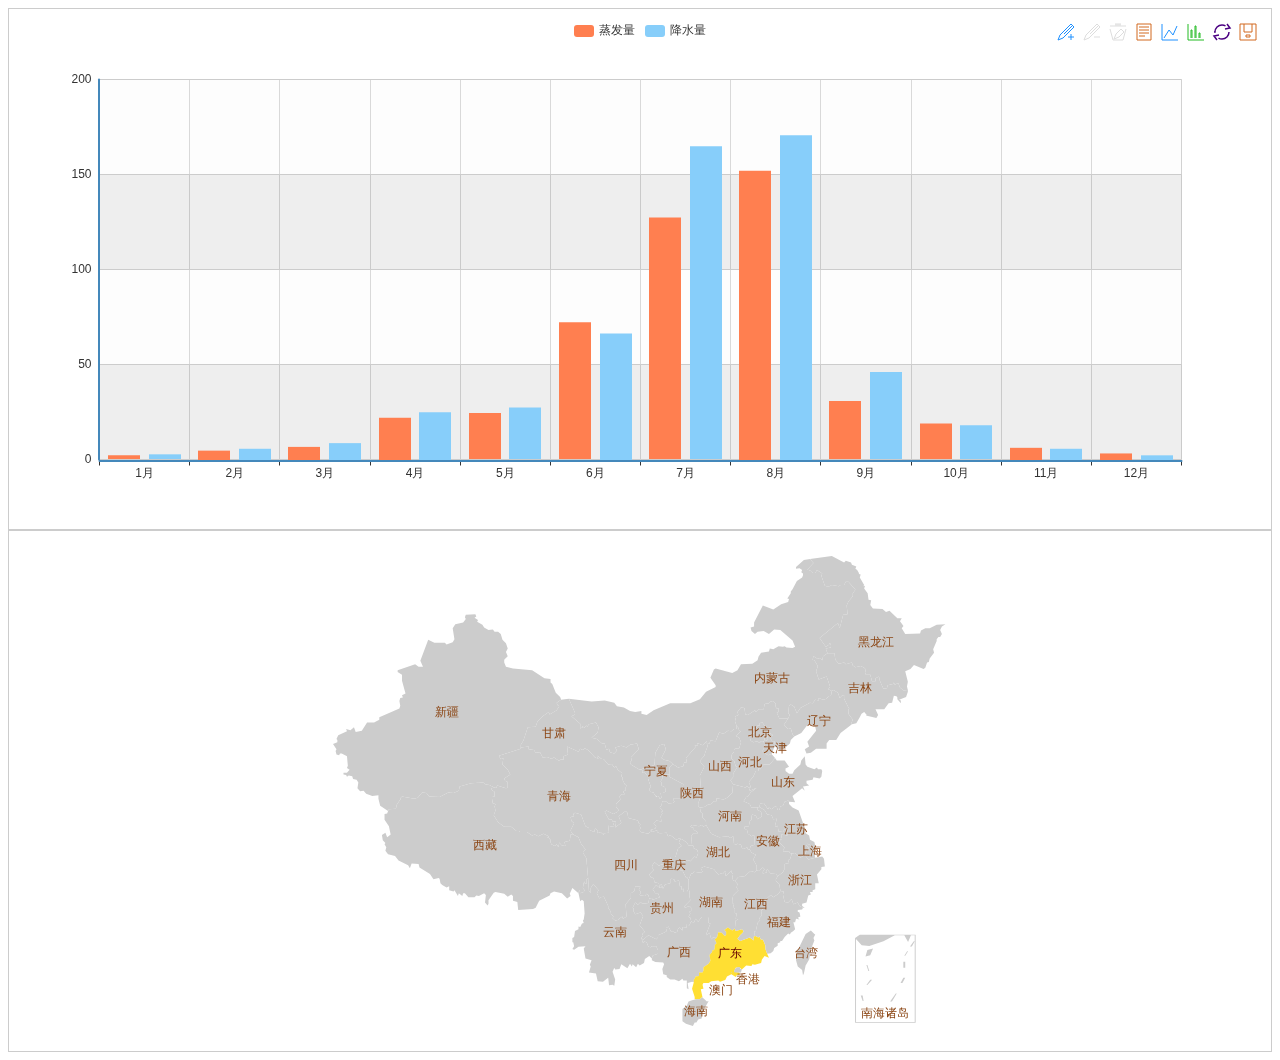
<file: echarts-demo/src/main/resources/static/libs/echarts/www/index.html>
﻿<!DOCTYPE html>
<html lang="en">
<head>
    <meta charset="utf-8">
    <title>ECharts</title>
</head>

<body>
    <!--Step:1 Prepare a dom for ECharts which (must) has size (width & hight)-->
    <!--Step:1 为ECharts准备一个具备大小（宽高）的Dom-->
    <div id="main" style="height:500px;border:1px solid #ccc;padding:10px;"></div>
    <div id="mainMap" style="height:500px;border:1px solid #ccc;padding:10px;"></div>
    
    <!--Step:2 Import echarts.js-->
    <!--Step:2 引入echarts.js-->
    <script src="js/echarts.js"></script>
    
    <script type="text/javascript">
    // Step:3 conifg ECharts's path, link to echarts.js from current page.
    // Step:3 为模块加载器配置echarts的路径，从当前页面链接到echarts.js，定义所需图表路径
    require.config({
        paths: {
            echarts: './js'
        }
    });
    
    // Step:4 require echarts and use it in the callback.
    // Step:4 动态加载echarts然后在回调函数中开始使用，注意保持按需加载结构定义图表路径
    require(
        [
            'echarts',
            'echarts/chart/bar',
            'echarts/chart/line',
            'echarts/chart/map'
        ],
        function (ec) {
            //--- 折柱 ---
            var myChart = ec.init(document.getElementById('main'));
            myChart.setOption({
                tooltip : {
                    trigger: 'axis'
                },
                legend: {
                    data:['蒸发量','降水量']
                },
                toolbox: {
                    show : true,
                    feature : {
                        mark : {show: true},
                        dataView : {show: true, readOnly: false},
                        magicType : {show: true, type: ['line', 'bar']},
                        restore : {show: true},
                        saveAsImage : {show: true}
                    }
                },
                calculable : true,
                xAxis : [
                    {
                        type : 'category',
                        data : ['1月','2月','3月','4月','5月','6月','7月','8月','9月','10月','11月','12月']
                    }
                ],
                yAxis : [
                    {
                        type : 'value',
                        splitArea : {show : true}
                    }
                ],
                series : [
                    {
                        name:'蒸发量',
                        type:'bar',
                        data:[2.0, 4.9, 7.0, 23.2, 25.6, 76.7, 135.6, 162.2, 32.6, 20.0, 6.4, 3.3]
                    },
                    {
                        name:'降水量',
                        type:'bar',
                        data:[2.6, 5.9, 9.0, 26.4, 28.7, 70.7, 175.6, 182.2, 48.7, 18.8, 6.0, 2.3]
                    }
                ]
            });
            
            // --- 地图 ---
            var myChart2 = ec.init(document.getElementById('mainMap'));
            myChart2.setOption({
                tooltip : {
                    trigger: 'item',
                    formatter: '{b}'
                },
                series : [
                    {
                        name: '中国',
                        type: 'map',
                        mapType: 'china',
                        selectedMode : 'multiple',
                        itemStyle:{
                            normal:{label:{show:true}},
                            emphasis:{label:{show:true}}
                        },
                        data:[
                            {name:'广东',selected:true}
                        ]
                    }
                ]
            });
        }
    );
    </script>
</body>
</html>
</file>
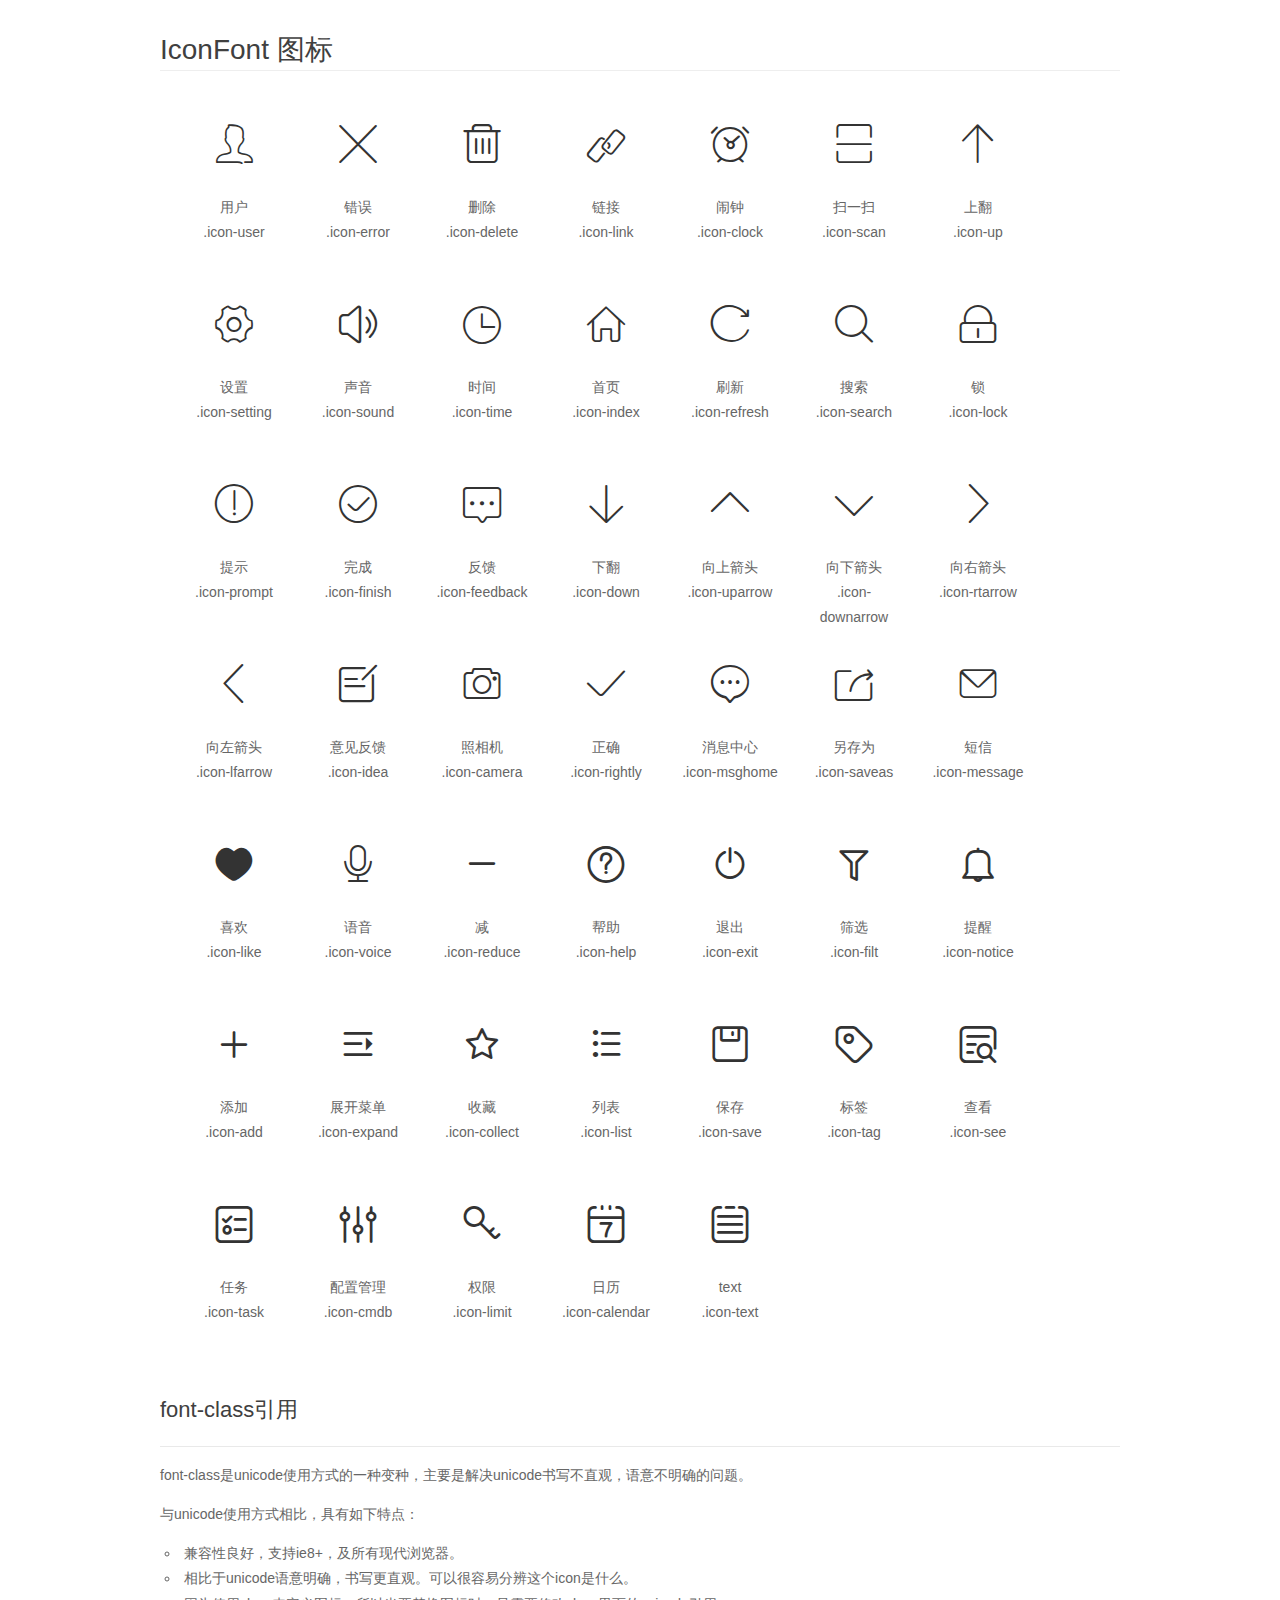
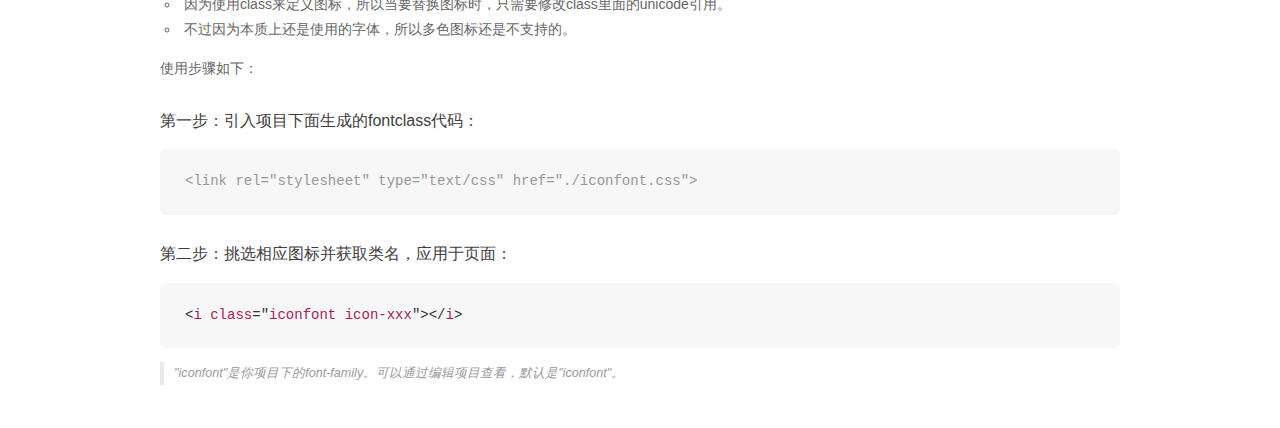
<file: echarts-demo/src/main/resources/static/libs/font-welkin/demo_fontclass.html>
<!DOCTYPE html>
<html>
<head>
    <meta charset="utf-8"/>
    <title>IconFont</title>
    <link rel="stylesheet" href="css/demo.css">
    <link rel="stylesheet" href="css/iconfont.css">
</head>
<body>
    <div class="main markdown">
        <h1>IconFont 图标</h1>
        <ul class="icon_lists clear">
            
                <li>
                <i class="icon iconfont icon-user"></i>
                    <div class="name">用户</div>
                    <div class="fontclass">.icon-user</div>
                </li>
            
                <li>
                <i class="icon iconfont icon-error"></i>
                    <div class="name">错误</div>
                    <div class="fontclass">.icon-error</div>
                </li>
            
                <li>
                <i class="icon iconfont icon-delete"></i>
                    <div class="name">删除</div>
                    <div class="fontclass">.icon-delete</div>
                </li>
            
                <li>
                <i class="icon iconfont icon-link"></i>
                    <div class="name">链接</div>
                    <div class="fontclass">.icon-link</div>
                </li>
            
                <li>
                <i class="icon iconfont icon-clock"></i>
                    <div class="name">闹钟</div>
                    <div class="fontclass">.icon-clock</div>
                </li>
            
                <li>
                <i class="icon iconfont icon-scan"></i>
                    <div class="name">扫一扫</div>
                    <div class="fontclass">.icon-scan</div>
                </li>
            
                <li>
                <i class="icon iconfont icon-up"></i>
                    <div class="name">上翻</div>
                    <div class="fontclass">.icon-up</div>
                </li>
            
                <li>
                <i class="icon iconfont icon-setting"></i>
                    <div class="name">设置</div>
                    <div class="fontclass">.icon-setting</div>
                </li>
            
                <li>
                <i class="icon iconfont icon-sound"></i>
                    <div class="name">声音</div>
                    <div class="fontclass">.icon-sound</div>
                </li>
            
                <li>
                <i class="icon iconfont icon-time"></i>
                    <div class="name">时间</div>
                    <div class="fontclass">.icon-time</div>
                </li>
            
                <li>
                <i class="icon iconfont icon-index"></i>
                    <div class="name">首页</div>
                    <div class="fontclass">.icon-index</div>
                </li>
            
                <li>
                <i class="icon iconfont icon-refresh"></i>
                    <div class="name">刷新</div>
                    <div class="fontclass">.icon-refresh</div>
                </li>
            
                <li>
                <i class="icon iconfont icon-search"></i>
                    <div class="name">搜索</div>
                    <div class="fontclass">.icon-search</div>
                </li>
            
                <li>
                <i class="icon iconfont icon-lock"></i>
                    <div class="name">锁</div>
                    <div class="fontclass">.icon-lock</div>
                </li>
            
                <li>
                <i class="icon iconfont icon-prompt"></i>
                    <div class="name">提示</div>
                    <div class="fontclass">.icon-prompt</div>
                </li>
            
                <li>
                <i class="icon iconfont icon-finish"></i>
                    <div class="name">完成</div>
                    <div class="fontclass">.icon-finish</div>
                </li>
            
                <li>
                <i class="icon iconfont icon-feedback"></i>
                    <div class="name">反馈</div>
                    <div class="fontclass">.icon-feedback</div>
                </li>
            
                <li>
                <i class="icon iconfont icon-down"></i>
                    <div class="name">下翻</div>
                    <div class="fontclass">.icon-down</div>
                </li>
            
                <li>
                <i class="icon iconfont icon-uparrow"></i>
                    <div class="name">向上箭头</div>
                    <div class="fontclass">.icon-uparrow</div>
                </li>
            
                <li>
                <i class="icon iconfont icon-downarrow"></i>
                    <div class="name">向下箭头</div>
                    <div class="fontclass">.icon-downarrow</div>
                </li>
            
                <li>
                <i class="icon iconfont icon-rtarrow"></i>
                    <div class="name">向右箭头</div>
                    <div class="fontclass">.icon-rtarrow</div>
                </li>
            
                <li>
                <i class="icon iconfont icon-lfarrow"></i>
                    <div class="name">向左箭头</div>
                    <div class="fontclass">.icon-lfarrow</div>
                </li>
            
                <li>
                <i class="icon iconfont icon-idea"></i>
                    <div class="name">意见反馈</div>
                    <div class="fontclass">.icon-idea</div>
                </li>
            
                <li>
                <i class="icon iconfont icon-camera"></i>
                    <div class="name">照相机</div>
                    <div class="fontclass">.icon-camera</div>
                </li>
            
                <li>
                <i class="icon iconfont icon-rightly"></i>
                    <div class="name">正确</div>
                    <div class="fontclass">.icon-rightly</div>
                </li>
            
                <li>
                <i class="icon iconfont icon-msghome"></i>
                    <div class="name">消息中心</div>
                    <div class="fontclass">.icon-msghome</div>
                </li>
            
                <li>
                <i class="icon iconfont icon-saveas"></i>
                    <div class="name">另存为</div>
                    <div class="fontclass">.icon-saveas</div>
                </li>
            
                <li>
                <i class="icon iconfont icon-message"></i>
                    <div class="name">短信</div>
                    <div class="fontclass">.icon-message</div>
                </li>
            
                <li>
                <i class="icon iconfont icon-like"></i>
                    <div class="name">喜欢</div>
                    <div class="fontclass">.icon-like</div>
                </li>
            
                <li>
                <i class="icon iconfont icon-voice"></i>
                    <div class="name">语音</div>
                    <div class="fontclass">.icon-voice</div>
                </li>
            
                <li>
                <i class="icon iconfont icon-reduce"></i>
                    <div class="name">减</div>
                    <div class="fontclass">.icon-reduce</div>
                </li>
            
                <li>
                <i class="icon iconfont icon-help"></i>
                    <div class="name">帮助</div>
                    <div class="fontclass">.icon-help</div>
                </li>
            
                <li>
                <i class="icon iconfont icon-exit"></i>
                    <div class="name">退出</div>
                    <div class="fontclass">.icon-exit</div>
                </li>
            
                <li>
                <i class="icon iconfont icon-filt"></i>
                    <div class="name">筛选</div>
                    <div class="fontclass">.icon-filt</div>
                </li>
            
                <li>
                <i class="icon iconfont icon-notice"></i>
                    <div class="name">提醒</div>
                    <div class="fontclass">.icon-notice</div>
                </li>
            
                <li>
                <i class="icon iconfont icon-add"></i>
                    <div class="name">添加</div>
                    <div class="fontclass">.icon-add</div>
                </li>
            
                <li>
                <i class="icon iconfont icon-expand"></i>
                    <div class="name">展开菜单</div>
                    <div class="fontclass">.icon-expand</div>
                </li>
            
                <li>
                <i class="icon iconfont icon-collect"></i>
                    <div class="name">收藏</div>
                    <div class="fontclass">.icon-collect</div>
                </li>
            
                <li>
                <i class="icon iconfont icon-list"></i>
                    <div class="name">列表</div>
                    <div class="fontclass">.icon-list</div>
                </li>
            
                <li>
                <i class="icon iconfont icon-save"></i>
                    <div class="name">保存</div>
                    <div class="fontclass">.icon-save</div>
                </li>
            
                <li>
                <i class="icon iconfont icon-tag"></i>
                    <div class="name">标签</div>
                    <div class="fontclass">.icon-tag</div>
                </li>
            
                <li>
                <i class="icon iconfont icon-see"></i>
                    <div class="name">查看</div>
                    <div class="fontclass">.icon-see</div>
                </li>
            
                <li>
                <i class="icon iconfont icon-task"></i>
                    <div class="name">任务</div>
                    <div class="fontclass">.icon-task</div>
                </li>
            
                <li>
                <i class="icon iconfont icon-cmdb"></i>
                    <div class="name">配置管理</div>
                    <div class="fontclass">.icon-cmdb</div>
                </li>
            
                <li>
                <i class="icon iconfont icon-limit"></i>
                    <div class="name">权限</div>
                    <div class="fontclass">.icon-limit</div>
                </li>
            
                <li>
                <i class="icon iconfont icon-calendar"></i>
                    <div class="name">日历</div>
                    <div class="fontclass">.icon-calendar</div>
                </li>
            
                <li>
                <i class="icon iconfont icon-text"></i>
                    <div class="name">text</div>
                    <div class="fontclass">.icon-text</div>
                </li>
            
        </ul>

        <h2 id="font-class-">font-class引用</h2>
        <hr>

        <p>font-class是unicode使用方式的一种变种，主要是解决unicode书写不直观，语意不明确的问题。</p>
        <p>与unicode使用方式相比，具有如下特点：</p>
        <ul>
        <li>兼容性良好，支持ie8+，及所有现代浏览器。</li>
        <li>相比于unicode语意明确，书写更直观。可以很容易分辨这个icon是什么。</li>
        <li>因为使用class来定义图标，所以当要替换图标时，只需要修改class里面的unicode引用。</li>
        <li>不过因为本质上还是使用的字体，所以多色图标还是不支持的。</li>
        </ul>
        <p>使用步骤如下：</p>
        <h3 id="-fontclass-">第一步：引入项目下面生成的fontclass代码：</h3>


        <pre><code class="lang-js hljs javascript"><span class="hljs-comment">&lt;link rel="stylesheet" type="text/css" href="./iconfont.css"&gt;</span></code></pre>
        <h3 id="-">第二步：挑选相应图标并获取类名，应用于页面：</h3>
        <pre><code class="lang-css hljs">&lt;<span class="hljs-selector-tag">i</span> <span class="hljs-selector-tag">class</span>="<span class="hljs-selector-tag">iconfont</span> <span class="hljs-selector-tag">icon-xxx</span>"&gt;&lt;/<span class="hljs-selector-tag">i</span>&gt;</code></pre>
        <blockquote>
        <p>"iconfont"是你项目下的font-family。可以通过编辑项目查看，默认是"iconfont"。</p>
        </blockquote>
    </div>
</body>
</html>
</file>
<file: echarts-demo/src/main/resources/static/libs/font-welkin/css/iconfont.css>
@font-face {font-family: "iconfont";
  src: url('../font-face/iconfont.eot?t=1481698628977'); /* IE9*/
  src: url('../font-face/iconfont.eot?t=1481698628977#iefix') format('embedded-opentype'), /* IE6-IE8 */
  url('../font-face/iconfont.woff?t=1481698628977') format('woff'), /* chrome, firefox */
  url('../font-face/iconfont.ttf?t=1481698628977') format('truetype'), /* chrome, firefox, opera, Safari, Android, iOS 4.2+*/
  url('../font-face/iconfont.svg?t=1481698628977#iconfont') format('svg'); /* iOS 4.1- */
}

.iconfont {
  font-family:"iconfont" !important;
  font-size:16px;
  font-style:normal;
  -webkit-font-smoothing: antialiased;
  -moz-osx-font-smoothing: grayscale;
}

.icon-user:before { content: "\e633"; }

.icon-error:before { content: "\e641"; }

.icon-delete:before { content: "\e645"; }

.icon-link:before { content: "\e646"; }

.icon-clock:before { content: "\e648"; }

.icon-scan:before { content: "\e649"; }

.icon-up:before { content: "\e64a"; }

.icon-setting:before { content: "\e64b"; }

.icon-sound:before { content: "\e64c"; }

.icon-time:before { content: "\e64d"; }

.icon-index:before { content: "\e64f"; }

.icon-refresh:before { content: "\e650"; }

.icon-search:before { content: "\e651"; }

.icon-lock:before { content: "\e652"; }

.icon-prompt:before { content: "\e653"; }

.icon-finish:before { content: "\e654"; }

.icon-feedback:before { content: "\e656"; }

.icon-down:before { content: "\e65b"; }

.icon-uparrow:before { content: "\e65d"; }

.icon-downarrow:before { content: "\e65e"; }

.icon-rtarrow:before { content: "\e65f"; }

.icon-lfarrow:before { content: "\e660"; }

.icon-idea:before { content: "\e662"; }

.icon-camera:before { content: "\e663"; }

.icon-rightly:before { content: "\e664"; }

.icon-msghome:before { content: "\e665"; }

.icon-saveas:before { content: "\e666"; }

.icon-message:before { content: "\e647"; }

.icon-like:before { content: "\e684"; }

.icon-voice:before { content: "\e687"; }

.icon-reduce:before { content: "\e620"; }

.icon-help:before { content: "\e621"; }

.icon-exit:before { content: "\e622"; }

.icon-filt:before { content: "\e623"; }

.icon-notice:before { content: "\e624"; }

.icon-add:before { content: "\e625"; }

.icon-expand:before { content: "\e626"; }

.icon-collect:before { content: "\e62a"; }

.icon-list:before { content: "\e62d"; }

.icon-save:before { content: "\e63b"; }

.icon-tag:before { content: "\e63d"; }

.icon-see:before { content: "\e63e"; }

.icon-task:before { content: "\e63f"; }

.icon-cmdb:before { content: "\e640"; }

.icon-limit:before { content: "\e642"; }

.icon-calendar:before { content: "\e643"; }

.icon-text:before { content: "\e64e"; }
</file>
<file: echarts-demo/src/main/resources/static/libs/font-welkin/css/demo.css>
*{margin: 0;padding: 0;list-style: none;}
/*
KISSY CSS Reset
理念：1. reset 的目的不是清除浏览器的默认样式，这仅是部分工作。清除和重置是紧密不可分的。
2. reset 的目的不是让默认样式在所有浏览器下一致，而是减少默认样式有可能带来的问题。
3. reset 期望提供一套普适通用的基础样式。但没有银弹，推荐根据具体需求，裁剪和修改后再使用。
特色：1. 适应中文；2. 基于最新主流浏览器。
维护：玉伯<lifesinger@gmail.com>, 正淳<ragecarrier@gmail.com>
 */

/** 清除内外边距 **/
body, h1, h2, h3, h4, h5, h6, hr, p, blockquote, /* structural elements 结构元素 */
dl, dt, dd, ul, ol, li, /* list elements 列表元素 */
pre, /* text formatting elements 文本格式元素 */
form, fieldset, legend, button, input, textarea, /* form elements 表单元素 */
th, td /* table elements 表格元素 */ {
  margin: 0;
  padding: 0;
}

/** 设置默认字体 **/
body,
button, input, select, textarea /* for ie */ {
  font: 12px/1.5 tahoma, arial, \5b8b\4f53, sans-serif;
}
h1, h2, h3, h4, h5, h6 { font-size: 100%; }
address, cite, dfn, em, var { font-style: normal; } /* 将斜体扶正 */
code, kbd, pre, samp { font-family: courier new, courier, monospace; } /* 统一等宽字体 */
small { font-size: 12px; } /* 小于 12px 的中文很难阅读，让 small 正常化 */

/** 重置列表元素 **/
ul, ol { list-style: none; }

/** 重置文本格式元素 **/
a { text-decoration: none; }
a:hover { text-decoration: underline; }


/** 重置表单元素 **/
legend { color: #000; } /* for ie6 */
fieldset, img { border: 0; } /* img 搭车：让链接里的 img 无边框 */
button, input, select, textarea { font-size: 100%; } /* 使得表单元素在 ie 下能继承字体大小 */
/* 注：optgroup 无法扶正 */

/** 重置表格元素 **/
table { border-collapse: collapse; border-spacing: 0; }

/* 清除浮动 */
.ks-clear:after, .clear:after {
  content: '\20';
  display: block;
  height: 0;
  clear: both;
}
.ks-clear, .clear {
  *zoom: 1;
}

.main {
  padding: 30px 100px;
width: 960px;
margin: 0 auto;
}
.main h1{font-size:36px; color:#333; text-align:left;margin-bottom:30px; border-bottom: 1px solid #eee;}

.helps{margin-top:40px;}
.helps pre{
  padding:20px;
  margin:10px 0;
  border:solid 1px #e7e1cd;
  background-color: #fffdef;
  overflow: auto;
}

.icon_lists{
  width: 100% !important;

}

.icon_lists li{
  float:left;
  width: 100px;
  height:180px;
  text-align: center;
  list-style: none !important;
}
.icon_lists .icon{
  font-size: 42px;
  line-height: 100px;
  margin: 10px 0;
  color:#333;
  -webkit-transition: font-size 0.25s ease-out 0s;
  -moz-transition: font-size 0.25s ease-out 0s;
  transition: font-size 0.25s ease-out 0s;

}
.icon_lists .icon:hover{
  font-size: 100px;
}



.markdown {
  color: #666;
  font-size: 14px;
  line-height: 1.8;
}

.highlight {
  line-height: 1.5;
}

.markdown img {
  vertical-align: middle;
  max-width: 100%;
}

.markdown h1 {
  color: #404040;
  font-weight: 500;
  line-height: 40px;
  margin-bottom: 24px;
}

.markdown h2,
.markdown h3,
.markdown h4,
.markdown h5,
.markdown h6 {
  color: #404040;
  margin: 1.6em 0 0.6em 0;
  font-weight: 500;
  clear: both;
}

.markdown h1 {
  font-size: 28px;
}

.markdown h2 {
  font-size: 22px;
}

.markdown h3 {
  font-size: 16px;
}

.markdown h4 {
  font-size: 14px;
}

.markdown h5 {
  font-size: 12px;
}

.markdown h6 {
  font-size: 12px;
}

.markdown hr {
  height: 1px;
  border: 0;
  background: #e9e9e9;
  margin: 16px 0;
  clear: both;
}

.markdown p,
.markdown pre {
  margin: 1em 0;
}

.markdown > p,
.markdown > blockquote,
.markdown > .highlight,
.markdown > ol,
.markdown > ul {
  width: 80%;
}

.markdown ul > li {
  list-style: circle;
}

.markdown > ul li,
.markdown blockquote ul > li {
  margin-left: 20px;
  padding-left: 4px;
}

.markdown > ul li p,
.markdown > ol li p {
  margin: 0.6em 0;
}

.markdown ol > li {
  list-style: decimal;
}

.markdown > ol li,
.markdown blockquote ol > li {
  margin-left: 20px;
  padding-left: 4px;
}

.markdown code {
  margin: 0 3px;
  padding: 0 5px;
  background: #eee;
  border-radius: 3px;
}

.markdown pre {
  border-radius: 6px;
  background: #f7f7f7;
  padding: 20px;
}

.markdown pre code {
  border: none;
  background: #f7f7f7;
  margin: 0;
}

.markdown strong,
.markdown b {
  font-weight: 600;
}

.markdown > table {
  border-collapse: collapse;
  border-spacing: 0px;
  empty-cells: show;
  border: 1px solid #e9e9e9;
  width: 95%;
  margin-bottom: 24px;
}

.markdown > table th {
  white-space: nowrap;
  color: #333;
  font-weight: 600;

}

.markdown > table th,
.markdown > table td {
  border: 1px solid #e9e9e9;
  padding: 8px 16px;
  text-align: left;
}

.markdown > table th {
  background: #F7F7F7;
}

.markdown blockquote {
  font-size: 90%;
  color: #999;
  border-left: 4px solid #e9e9e9;
  padding-left: 0.8em;
  margin: 1em 0;
  font-style: italic;
}

.markdown blockquote p {
  margin: 0;
}

.markdown .anchor {
  opacity: 0;
  transition: opacity 0.3s ease;
  margin-left: 8px;
}

.markdown .waiting {
  color: #ccc;
}

.markdown h1:hover .anchor,
.markdown h2:hover .anchor,
.markdown h3:hover .anchor,
.markdown h4:hover .anchor,
.markdown h5:hover .anchor,
.markdown h6:hover .anchor {
  opacity: 1;
  display: inline-block;
}

.markdown > br,
.markdown > p > br {
  clear: both;
}


.hljs {
  display: block;
  background: white;
  padding: 0.5em;
  color: #333333;
  overflow-x: auto;
}

.hljs-comment,
.hljs-meta {
  color: #969896;
}

.hljs-string,
.hljs-variable,
.hljs-template-variable,
.hljs-strong,
.hljs-emphasis,
.hljs-quote {
  color: #df5000;
}

.hljs-keyword,
.hljs-selector-tag,
.hljs-type {
  color: #a71d5d;
}

.hljs-literal,
.hljs-symbol,
.hljs-bullet,
.hljs-attribute {
  color: #0086b3;
}

.hljs-section,
.hljs-name {
  color: #63a35c;
}

.hljs-tag {
  color: #333333;
}

.hljs-title,
.hljs-attr,
.hljs-selector-id,
.hljs-selector-class,
.hljs-selector-attr,
.hljs-selector-pseudo {
  color: #795da3;
}

.hljs-addition {
  color: #55a532;
  background-color: #eaffea;
}

.hljs-deletion {
  color: #bd2c00;
  background-color: #ffecec;
}

.hljs-link {
  text-decoration: underline;
}

pre{
  background: #fff;
}
</file>
